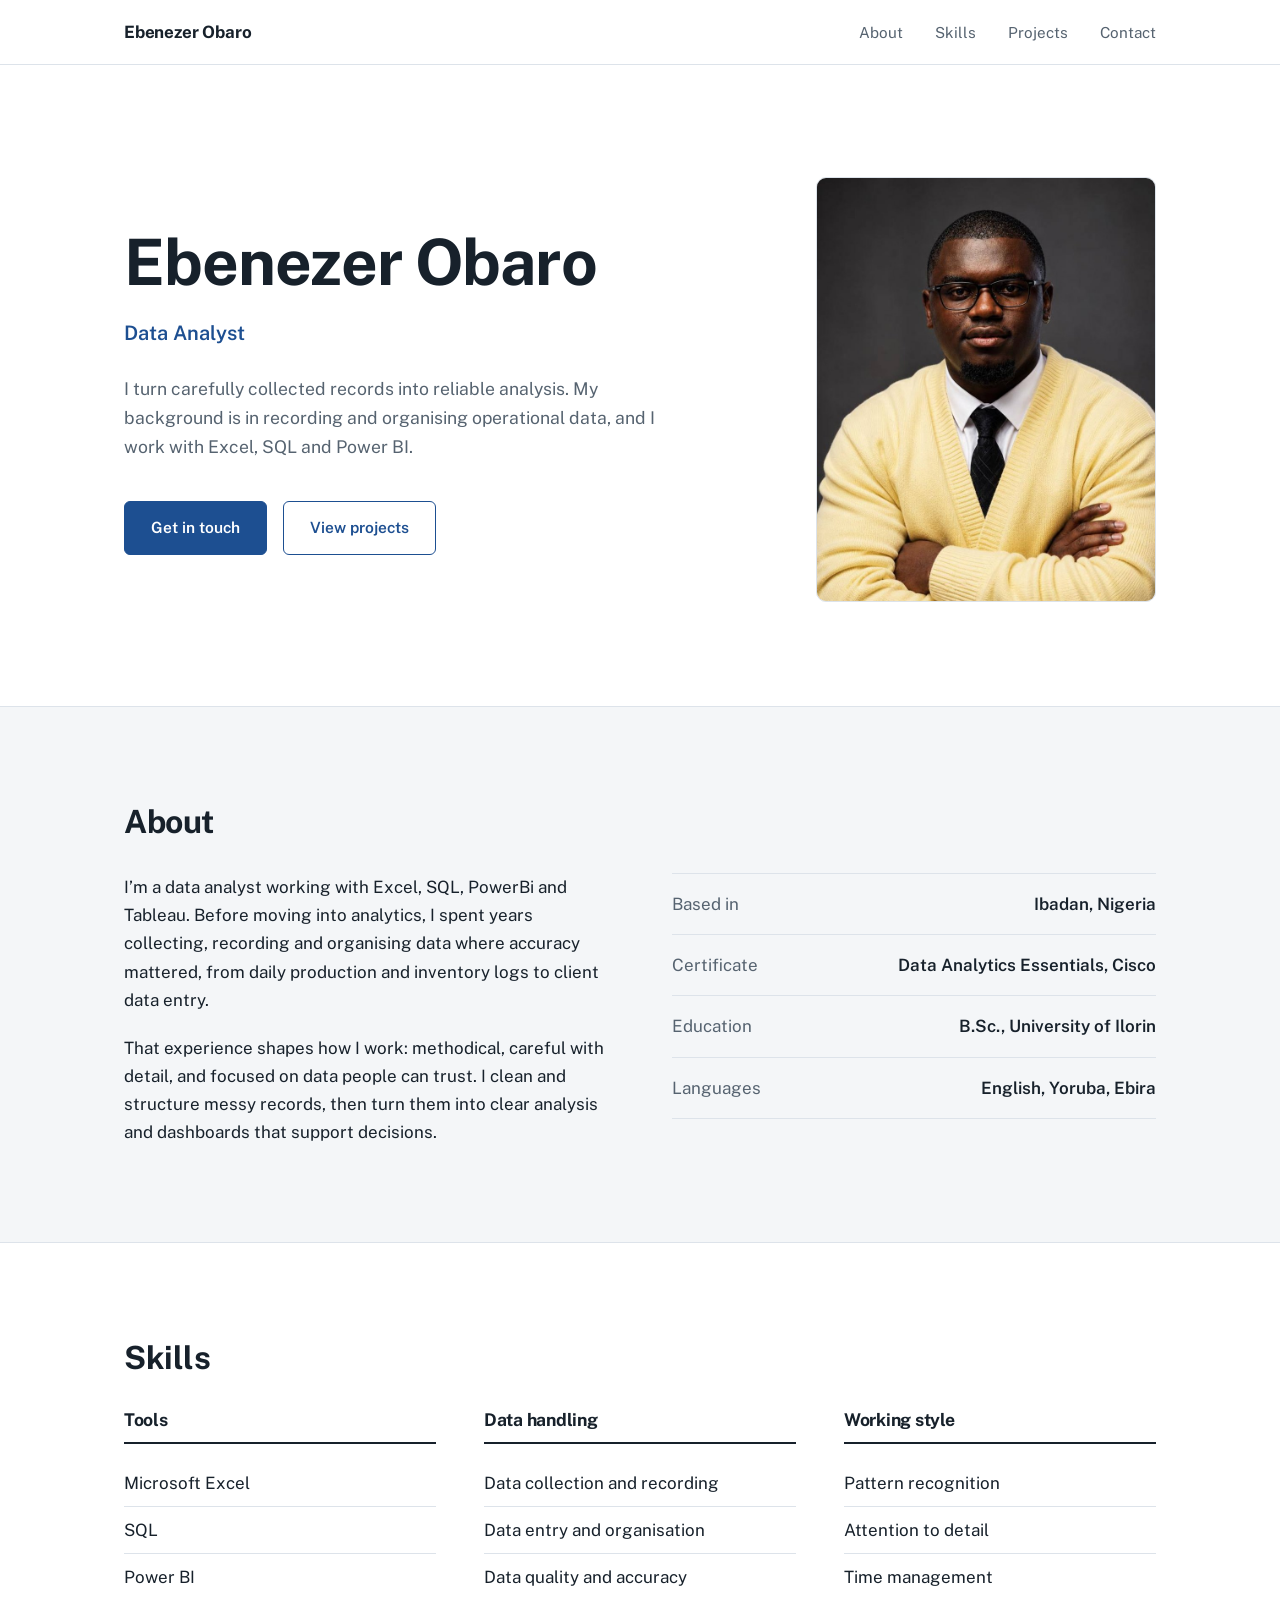
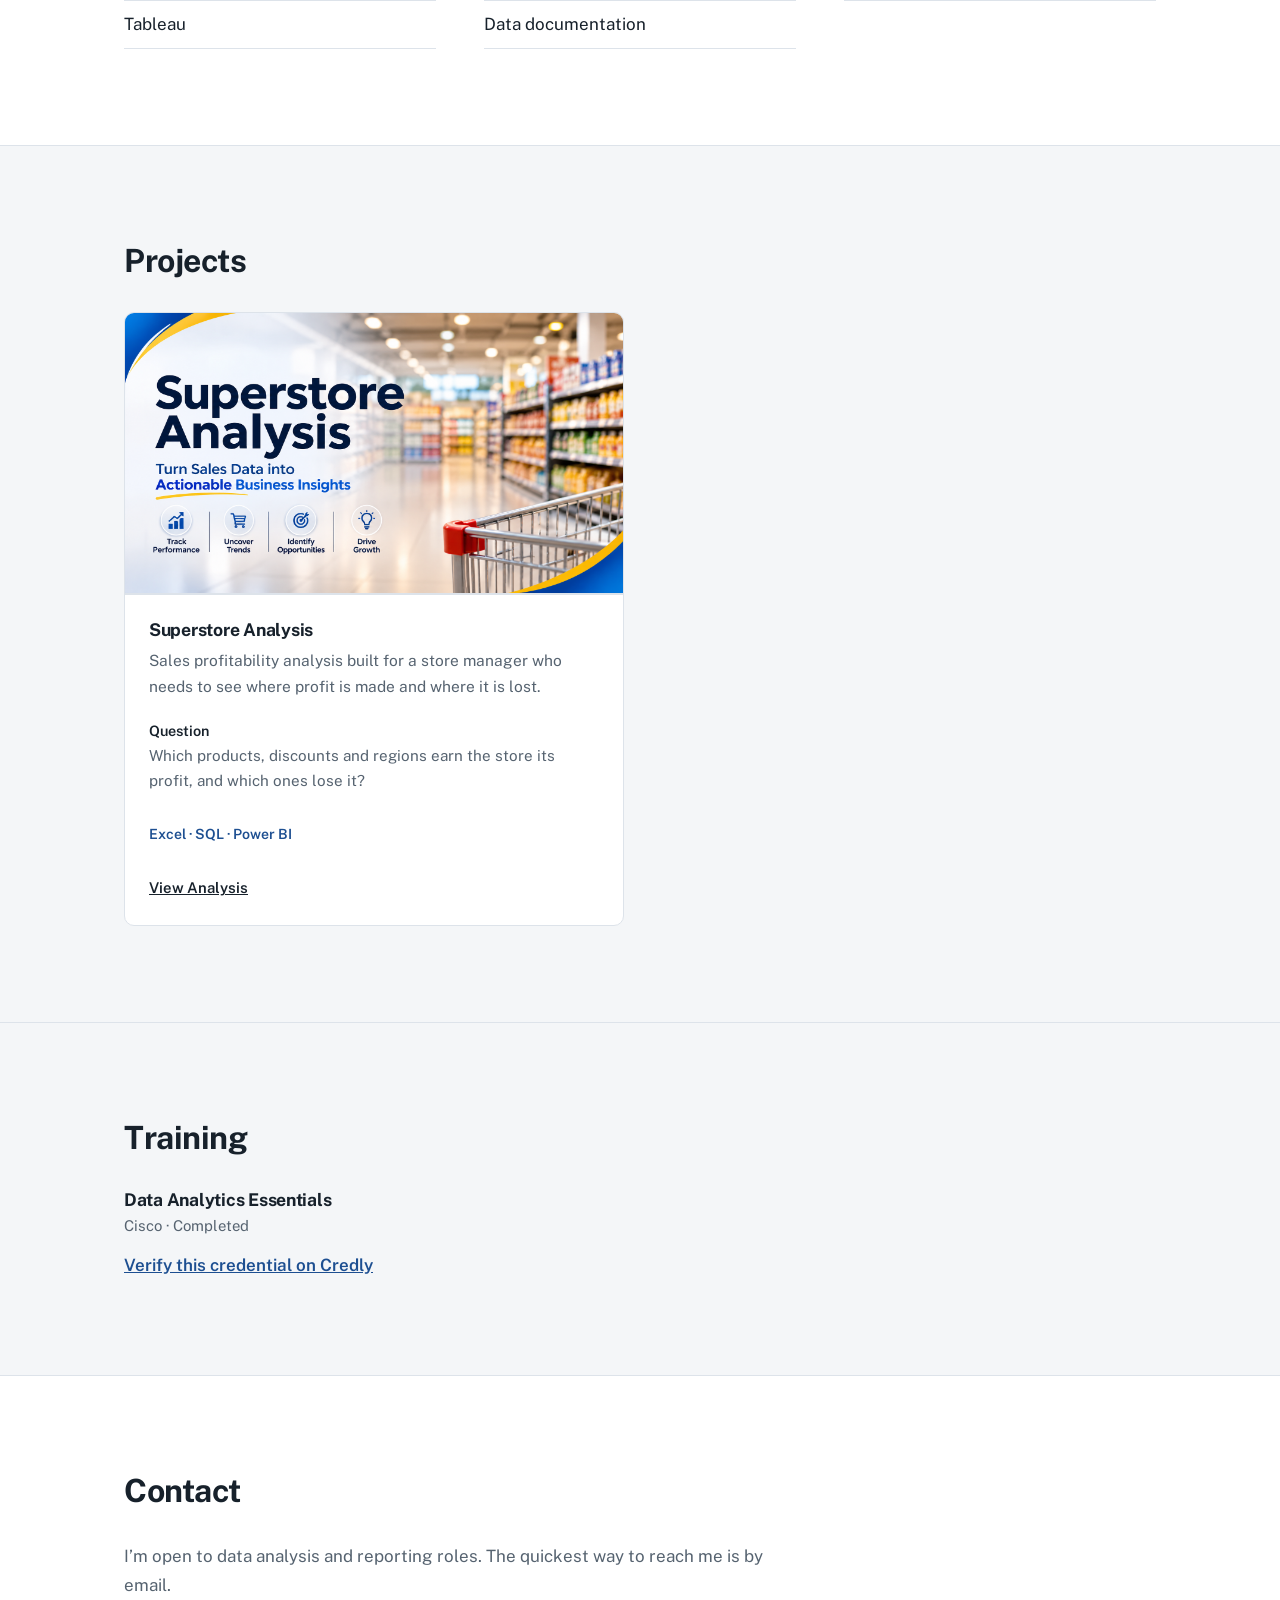
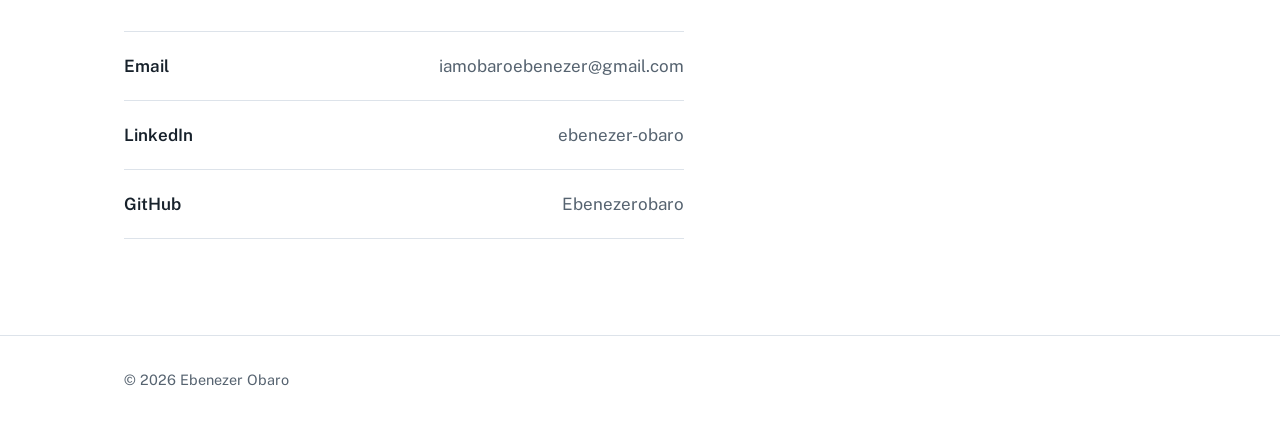
<file: index.html>
<!DOCTYPE html>
<html lang="en">
<head>
<meta charset="utf-8">
<meta name="viewport" content="width=device-width, initial-scale=1, viewport-fit=cover">
<title>Ebenezer Obaro | Data Analyst</title>
<meta name="description" content="Ebenezer Obaro is a data analyst based in Ibadan, Nigeria, with a background in data recording, record keeping and Excel.">
<link rel="preconnect" href="https://fonts.googleapis.com">
<link rel="preconnect" href="https://fonts.gstatic.com" crossorigin>
<link href="https://fonts.googleapis.com/css2?family=Public+Sans:wght@400;600;700&display=swap" rel="stylesheet">
<link rel="stylesheet" href="assets/css/style.css">
</head>
<body>

<header class="site">
 <div class="wrap">
  <a class="brand" href="#top">Ebenezer Obaro</a>
  <nav aria-label="Main"><ul>
   <li><a href="#about">About</a></li>
   <li><a href="#skills">Skills</a></li>
   <li><a href="#projects">Projects</a></li>
     <li><a href="#contact">Contact</a></li>
  </ul></nav>
 </div>
</header>

<main id="top">

<section class="hero">
 <div class="wrap">
  <div>
   <h1>Ebenezer Obaro</h1>
   <p class="role">Data Analyst</p>
   <p class="lead">I turn carefully collected records into reliable analysis. My background is in recording and organising operational data, and I work with Excel, SQL and Power BI.</p>
   <div class="actions">
    <a class="btn primary" href="#contact">Get in touch</a>
    <a class="btn ghost" href="#projects">View projects</a>
   </div>
  </div>
  <div class="portrait"><span aria-hidden="true">EO</span><img src="images/profile.jpg" alt="Portrait of Ebenezer Obaro" onerror="this.remove()"></div>
 </div>
</section>

<section id="about" class="alt">
 <div class="wrap">
  <h2>About</h2>
  <div class="about">
   <div>
    <p>I’m a data analyst working with Excel, SQL, PowerBi and Tableau. Before moving into analytics, I spent years collecting, recording and organising data where accuracy mattered, from daily production and inventory logs to client data entry.</p>
    <p>That experience shapes how I work: methodical, careful with detail, and focused on data people can trust. I clean and structure messy records, then turn them into clear analysis and dashboards that support decisions.</p>
   </div>
   <ul class="facts">
    <li><span>Based in</span><span>Ibadan, Nigeria</span></li>
    <li><span>Certificate</span><span>Data Analytics Essentials, Cisco</span></li>
    <li><span>Education</span><span>B.Sc., University of Ilorin</span></li>
    <li><span>Languages</span><span>English, Yoruba, Ebira</span></li>
   </ul>
  </div>
 </div>
</section>

<section id="skills">
 <div class="wrap">
  <h2>Skills</h2>
  <div class="skills">
   <div>
    <h3>Tools</h3>
    <ul><li>Microsoft Excel</li><li>SQL</li><li>Power BI</li><li>Tableau</li></ul>
   </div>
   <div>
    <h3>Data handling</h3>
    <ul><li>Data collection and recording</li><li>Data entry and organisation</li><li>Data quality and accuracy</li><li>Data documentation</li></ul>
   </div>
   <div>
    <h3>Working style</h3>
    <ul><li>Pattern recognition</li><li>Attention to detail</li><li>Time management</li></ul>
   </div>
  </div>
 </div>
</section>

<section id="projects" class="alt">
 <div class="wrap">
  <h2>Projects</h2>

  <!-- HOW TO USE
       1. This card is a SAMPLE. Edit the text, or delete the whole <article> when you add your real project.
       2. Pictures: save your screenshots in the images folder with the names below (or change the names in the
          three src="..." lines). They appear automatically. Use the same file type as the name, e.g. .png or .jpg.
       3. More projects: copy the whole <article> ... </article> block and paste it below the last one,
          then change the text and the image names (project-2-main.png, etc.). -->
  <div class="projects">

   <article class="project">
    <div class="shot"><span>Main screenshot</span><img src="images/Superstore.png" alt="Dashboard overview for Project title" onerror="this.remove()"></div>
    <div class="thumbs">
         </div>
    <div class="body">
          <h3>Superstore Analysis</h3>
     <p>Sales profitability analysis built for a store manager who needs to see where profit is made and where it is lost.</p>
     <dl>
      <div><dt>Question</dt><dd>Which products, discounts and regions earn the store its profit, and which ones lose it?</dd></div>
           <p class="tools">Excel · SQL · Power BI</p>
     <div class="links"><a href="superstore.html">View Analysis</a><a href="superstore.html" target="_blank" rel="noopener"></a></div>
    </div>
   </article>

  </div>
 </div>
</section>


<section id="education" class="alt">
 <div class="wrap two">
    <div>
   <h2>Training</h2>
   <h3>Data Analytics Essentials</h3>
   <p class="meta">Cisco · Completed</p>
   <p><a class="verify" href="https://www.credly.com/badges/3f316ab4-b690-4d6b-a45d-363e976cb160/public_url" target="_blank" rel="noopener">Verify this credential on Credly</a></p>
  </div>
 </div>
</section>

<section id="contact" class="contact">
 <div class="wrap">
  <h2>Contact</h2>
  <p>I’m open to data analysis and reporting roles. The quickest way to reach me is by email.</p>
  <ul class="links-list">
   <li><a href="mailto:iamobaroebenezer@gmail.com"><span>Email</span><span>iamobaroebenezer@gmail.com</span></a></li>
   <li><a href="https://www.linkedin.com/in/ebenezer-obaro-5373bb232" target="_blank" rel="noopener"><span>LinkedIn</span><span>ebenezer-obaro</span></a></li>
   <li><a href="https://github.com/Ebenezerobaro" target="_blank" rel="noopener"><span>GitHub</span><span>Ebenezerobaro</span></a></li>
  </ul>
 </div>
</section>

</main>

<footer class="site">
 <div class="wrap">© 2026 Ebenezer Obaro</div>
</footer>

</body>
</html>
</file>
<file: assets/css/style.css>
:root{--hdr:rgba(255,255,255,.92);--dash:#b9c3ce;--on:#fff;--bg:#fff;--surface:#f4f6f8;--ink:#17212b;--muted:#566370;--line:#dde3ea;--accent:#1d4f91;--accent-dark:#153a6b;--max:1080px;box-sizing:border-box;padding-top:env(safe-area-inset-top,0px);padding-bottom:env(safe-area-inset-bottom,0px)}
*{box-sizing:border-box;margin:0;padding:0}
html{scroll-behavior:smooth;scroll-padding-top:calc(80px + env(safe-area-inset-top,0px))}
body{font-family:"Public Sans",system-ui,-apple-system,"Segoe UI",Roboto,sans-serif;color:var(--ink);background:var(--bg);line-height:1.65;font-size:17px;-webkit-font-smoothing:antialiased}
body::before{content:"";position:fixed;inset:0 0 auto;height:env(safe-area-inset-top,0px);z-index:11;background:var(--hdr);backdrop-filter:blur(8px)}
a{color:inherit}
a:focus-visible,button:focus-visible{outline:3px solid var(--accent);outline-offset:3px;border-radius:4px}
.wrap{max-width:var(--max);margin:0 auto;padding:0 24px}
h1,h2,h3{line-height:1.2;letter-spacing:-.015em;font-weight:700}
h2{font-size:clamp(1.6rem,3vw,2rem);margin-bottom:32px}
h3{font-size:1.1rem}
p{max-width:64ch}
section{padding:96px 0}
section+section{border-top:1px solid var(--line)}
.alt{background:var(--surface)}
header.site{position:sticky;top:env(safe-area-inset-top,0px);z-index:10;background:var(--hdr);backdrop-filter:blur(8px);border-bottom:1px solid var(--line)}
header.site .wrap{display:flex;align-items:center;justify-content:space-between;height:64px}
.brand{font-weight:700;text-decoration:none;letter-spacing:-.01em}
nav ul{display:flex;gap:32px;list-style:none}
nav a{text-decoration:none;color:var(--muted);font-size:.95rem}
nav a:hover{color:var(--ink)}
.hero{padding:112px 0 104px}
.hero .wrap{display:grid;grid-template-columns:1.4fr 1fr;gap:64px;align-items:center}
.hero h1{font-size:clamp(2.5rem,6vw,4rem);margin-bottom:16px}
.role{font-size:1.25rem;color:var(--accent);font-weight:600;margin-bottom:24px}
.hero p.lead{color:var(--muted);font-size:1.1rem;margin-bottom:40px}
.actions{display:flex;gap:16px;flex-wrap:wrap}
.btn{display:inline-block;padding:13px 26px;border-radius:6px;font-weight:600;font-size:.97rem;text-decoration:none;border:1.5px solid var(--accent);transition:background .15s,color .15s}
.btn.primary{background:var(--accent);color:var(--on)}
.btn.primary:hover{background:var(--accent-dark);border-color:var(--accent-dark)}
.btn.ghost{color:var(--accent)}
.btn.ghost:hover{background:var(--surface)}
.portrait{position:relative;justify-self:end;width:min(100%,340px);aspect-ratio:4/5;border-radius:10px;background:var(--surface);border:1px solid var(--line);display:grid;place-items:center;overflow:hidden}
.portrait span{font-size:4.5rem;font-weight:700;color:var(--accent);opacity:.35;letter-spacing:.02em}
.portrait img{position:absolute;inset:0;width:100%;height:100%;object-fit:cover}
.about{display:grid;grid-template-columns:1fr 1fr;gap:64px}
.about p+p{margin-top:20px}
.facts{list-style:none;border-top:1px solid var(--line)}
.facts li{display:flex;justify-content:space-between;gap:24px;padding:16px 0;border-bottom:1px solid var(--line)}
.facts span:first-child{color:var(--muted)}
.facts span:last-child{font-weight:600;text-align:right}
.skills{display:grid;grid-template-columns:repeat(3,1fr);gap:48px}
.skills h3{margin-bottom:16px;padding-bottom:12px;border-bottom:2px solid var(--ink)}
.skills ul{list-style:none}
.skills li{padding:9px 0;border-bottom:1px solid var(--line)}
.empty{border:1.5px dashed var(--dash);border-radius:10px;padding:56px 32px;background:var(--bg)}
.empty h3{margin-bottom:8px}
.empty p{color:var(--muted)}
.projects{display:grid;grid-template-columns:repeat(2,1fr);gap:32px;align-items:start}
.project{border:1px solid var(--line);border-radius:10px;overflow:hidden;background:var(--bg)}
.project .body{padding:24px}
.project h3{margin-bottom:8px}
.project p{color:var(--muted);font-size:.97rem}
.project .tools{margin-top:16px;font-size:.88rem;color:var(--accent);font-weight:600}
.project .links{margin-top:16px;display:flex;gap:20px;font-size:.93rem;font-weight:600}
.timeline{list-style:none;border-left:2px solid var(--line);margin-left:6px}
.timeline>li{position:relative;padding:0 0 48px 32px}
.timeline>li:last-child{padding-bottom:0}
.timeline>li::before{content:"";position:absolute;left:-8px;top:8px;width:14px;height:14px;border-radius:50%;background:var(--bg);border:3px solid var(--accent)}
.meta{color:var(--muted);font-size:.93rem;margin:4px 0 12px}
.timeline ul{padding-left:20px;max-width:68ch}
.timeline ul li{margin-bottom:6px}
.two{display:grid;grid-template-columns:1fr 1fr;gap:64px}
.two h3{margin-bottom:4px}
.verify{color:var(--accent);font-weight:600}
.contact p{margin-bottom:32px;color:var(--muted)}
.links-list{list-style:none;border-top:1px solid var(--line);max-width:560px}
.links-list a{display:flex;justify-content:space-between;gap:24px;padding:20px 0;border-bottom:1px solid var(--line);text-decoration:none}
.links-list a:hover span:last-child{color:var(--accent);text-decoration:underline}
.links-list span:first-child{font-weight:600}
.links-list span:last-child{color:var(--muted);overflow-wrap:anywhere;text-align:right}
footer.site{padding:32px 0;border-top:1px solid var(--line);color:var(--muted);font-size:.9rem}
@media (max-width:820px){
 section{padding:72px 0}.hero{padding:64px 0}
 .hero .wrap,.about,.two{grid-template-columns:1fr;gap:48px}
 .portrait{justify-self:start;width:min(100%,260px);order:-1}
 .skills{grid-template-columns:1fr;gap:40px}
 nav ul{gap:20px}nav li:not(:last-child){display:none}
}
.shot{position:relative;aspect-ratio:16/9;background:var(--surface);display:grid;place-items:center;color:var(--muted);font-size:.88rem;overflow:hidden}
.shot img{position:absolute;inset:0;width:100%;height:100%;object-fit:cover}
.thumbs{display:grid;grid-template-columns:1fr 1fr;gap:1px;background:var(--line);border-top:1px solid var(--line);border-bottom:1px solid var(--line)}
.badge{display:inline-block;font-size:.78rem;font-weight:600;color:var(--accent);border:1px solid var(--accent);border-radius:999px;padding:2px 12px;margin-bottom:12px}
.project dl{margin-top:20px;display:grid;gap:14px}
.project dt{font-weight:600;font-size:.9rem}
.project dd{color:var(--muted);font-size:.95rem}
@media (max-width:820px){.projects{grid-template-columns:1fr}}
@media (prefers-color-scheme:dark){:root:not([data-theme="light"]){color-scheme:dark;--hdr:rgba(15,22,32,.92);--dash:#3a4a5d;--on:#0f1620;--bg:#0f1620;--surface:#151e2a;--ink:#e8edf3;--muted:#9aa8b6;--line:#263241;--accent:#7fb2ff;--accent-dark:#a3c7ff}}
:root[data-theme="dark"]{color-scheme:dark;--hdr:rgba(15,22,32,.92);--dash:#3a4a5d;--on:#0f1620;--bg:#0f1620;--surface:#151e2a;--ink:#e8edf3;--muted:#9aa8b6;--line:#263241;--accent:#7fb2ff;--accent-dark:#a3c7ff}
@media (prefers-reduced-motion:reduce){html{scroll-behavior:auto}.btn{transition:none}}
</file>
